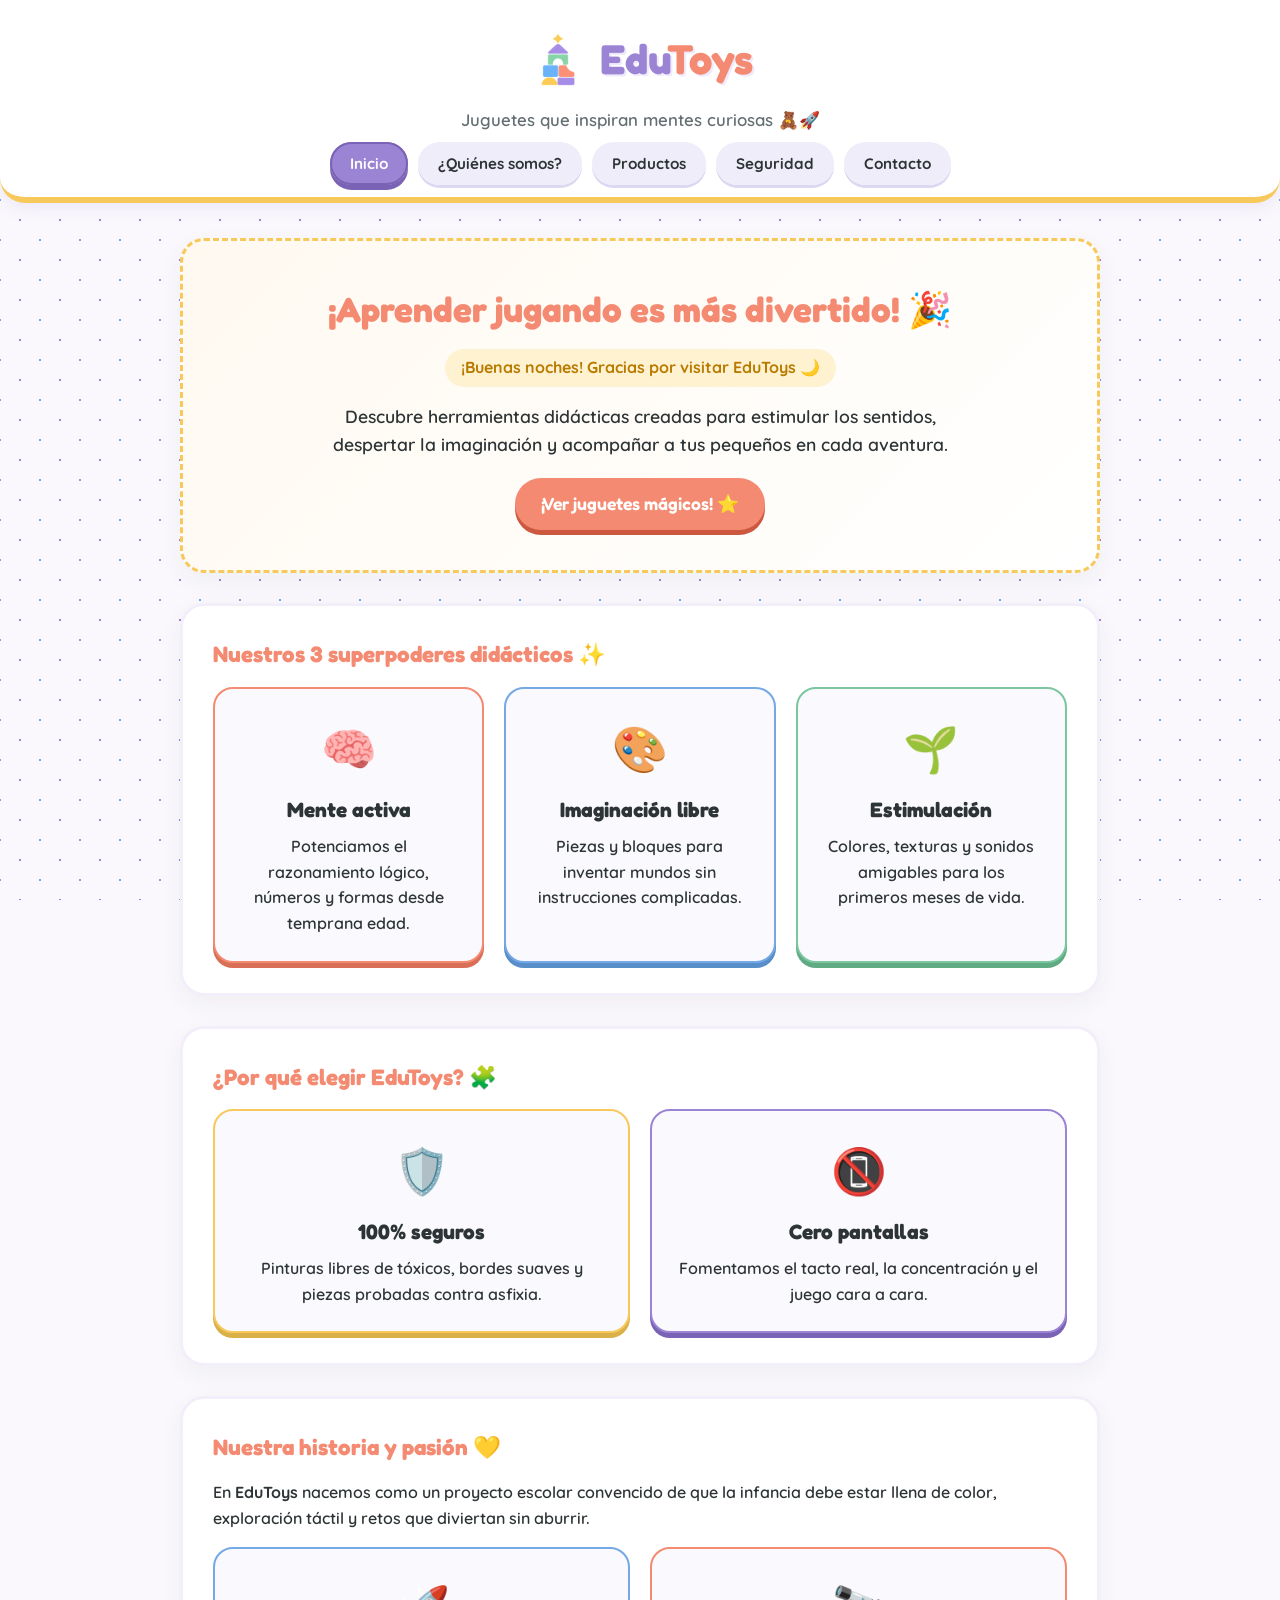
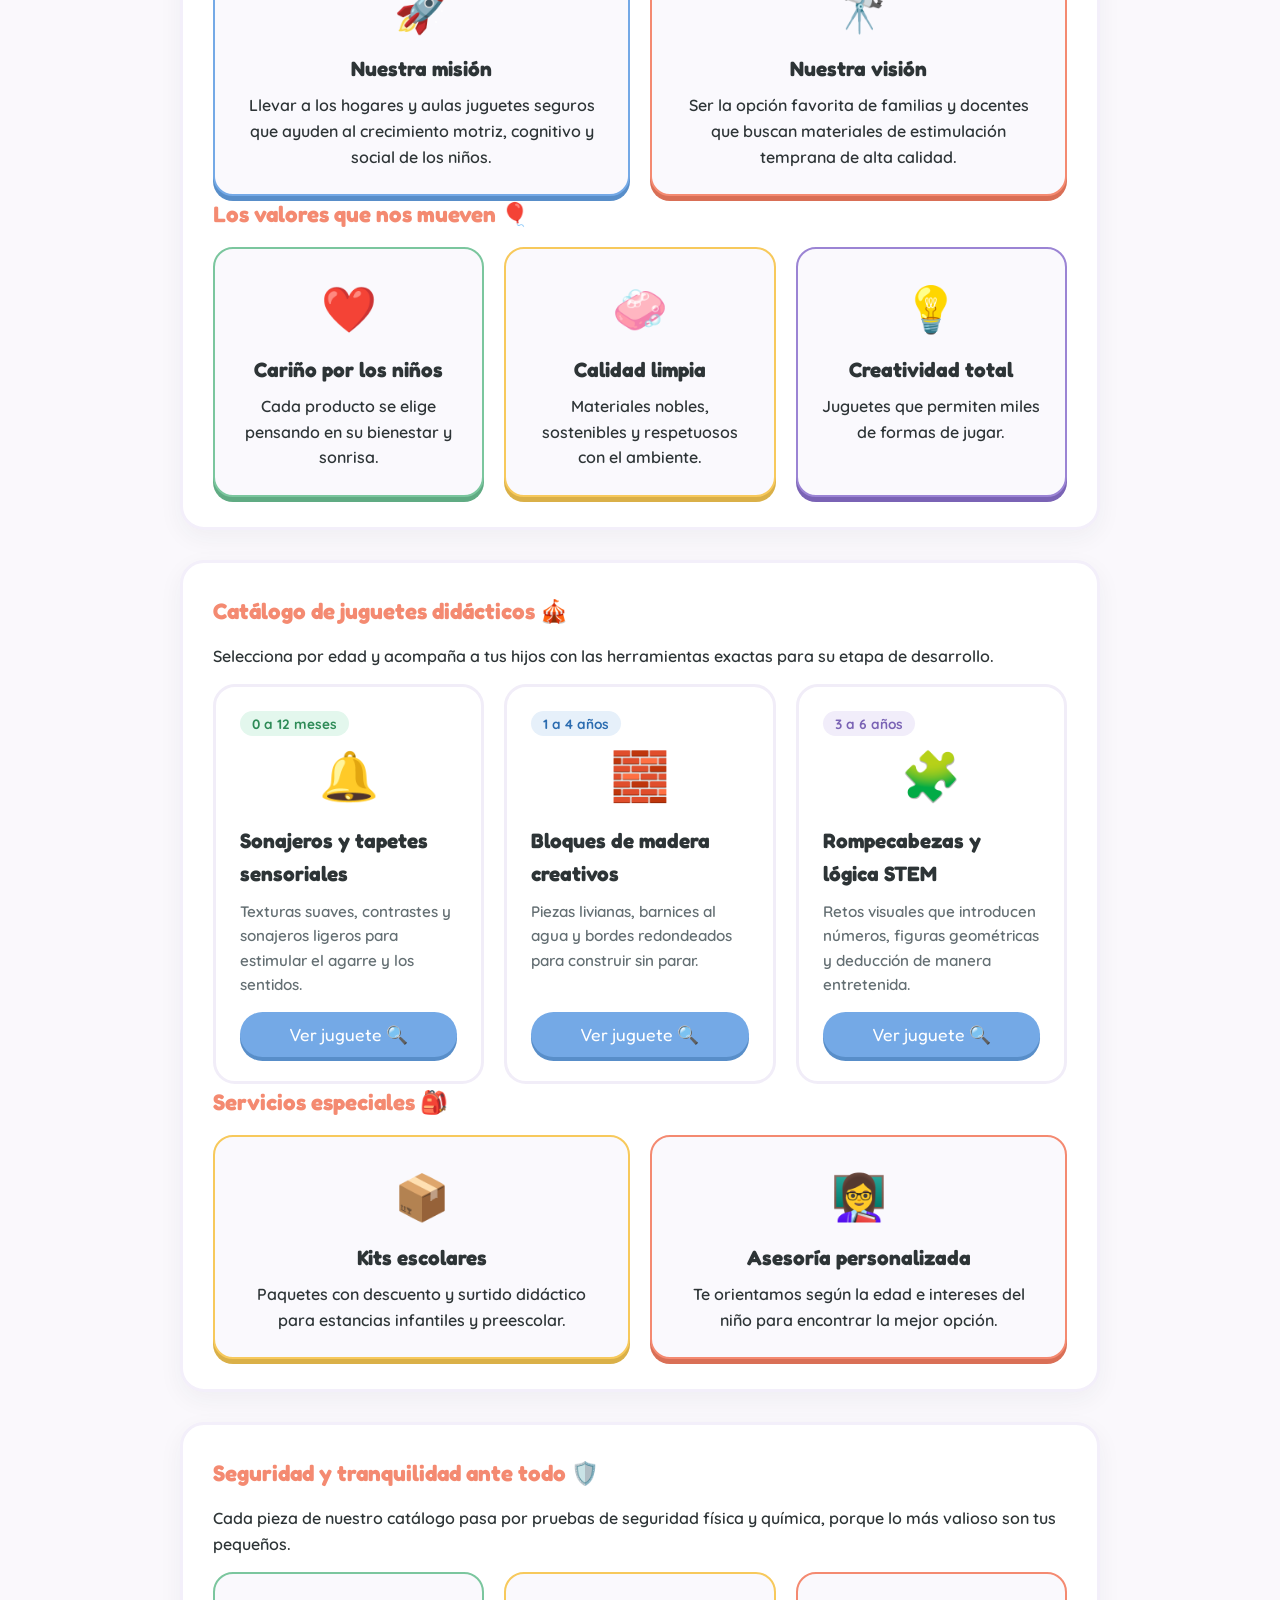
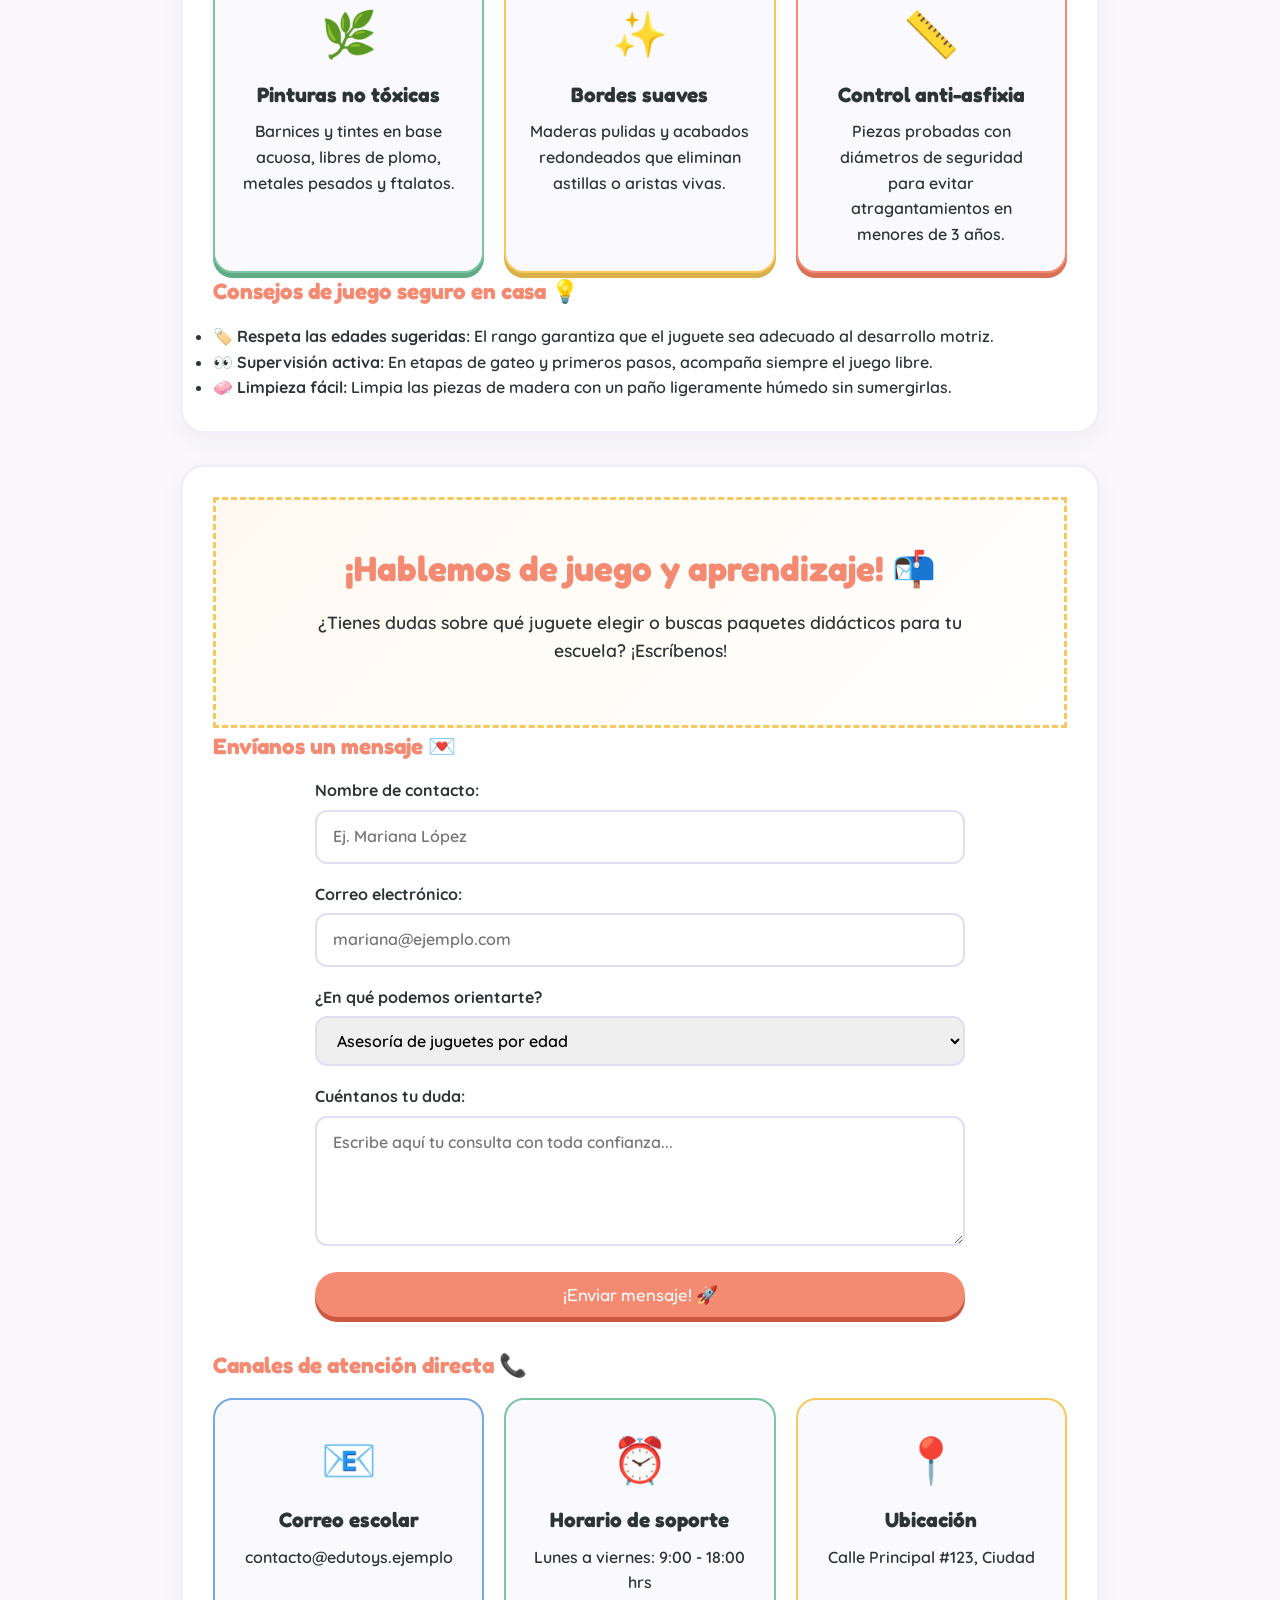
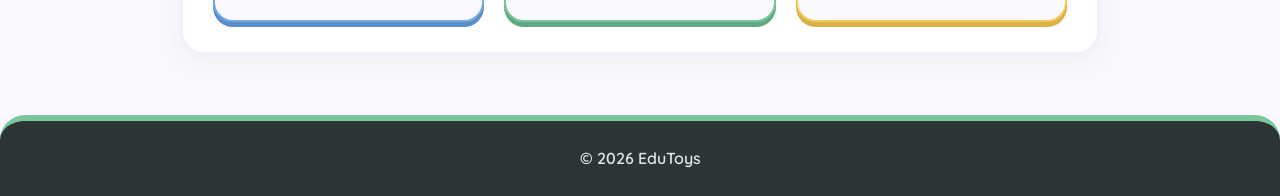
<file: index.html>
<!DOCTYPE html>
<html lang="es">
<head>
  <meta charset="UTF-8">
  <meta name="viewport" content="width=device-width, initial-scale=1.0">
  <meta name="description" content="EduToys: juguetes didácticos seguros que inspiran mentes curiosas.">
  <title>EduToys - Juguetes que inspiran mentes curiosas</title>
  <link rel="stylesheet" href="styles.css">
</head>
<body>

  <header>
    <div class="brand-container">
      <img src="logo.png" alt="Logo de EduToys" class="logo-img">
      <h1>Edu<span>Toys</span></h1>
    </div>
    <p>Juguetes que inspiran mentes curiosas 🧸🚀</p>
    <nav aria-label="Navegación principal">
      <ul>
        <li><a href="#inicio" class="active">Inicio</a></li>
        <li><a href="#nosotros">¿Quiénes somos?</a></li>
        <li><a href="#productos">Productos</a></li>
        <li><a href="#seguridad">Seguridad</a></li>
        <li><a href="#contacto">Contacto</a></li>
      </ul>
    </nav>
  </header>

  <main>
    <section class="hero-banner" id="inicio">
      <h2>¡Aprender jugando es más divertido! 🎉</h2>
      <div id="mensaje-bienvenida" aria-live="polite"></div>
      <p>Descubre herramientas didácticas creadas para estimular los sentidos, despertar la imaginación y acompañar a tus pequeños en cada aventura.</p>
      <a href="#productos" class="btn">¡Ver juguetes mágicos! ⭐</a>
    </section>

    <section>
      <h3>Nuestros 3 superpoderes didácticos ✨</h3>
      <div class="cards-grid">
        <div class="feature-box coral">
          <span class="box-icon">🧠</span>
          <h4>Mente activa</h4>
          <p>Potenciamos el razonamiento lógico, números y formas desde temprana edad.</p>
        </div>
        <div class="feature-box azul">
          <span class="box-icon">🎨</span>
          <h4>Imaginación libre</h4>
          <p>Piezas y bloques para inventar mundos sin instrucciones complicadas.</p>
        </div>
        <div class="feature-box verde">
          <span class="box-icon">🌱</span>
          <h4>Estimulación</h4>
          <p>Colores, texturas y sonidos amigables para los primeros meses de vida.</p>
        </div>
      </div>
    </section>

    <section>
      <h3>¿Por qué elegir EduToys? 🧩</h3>
      <div class="cards-grid">
        <div class="feature-box amarillo">
          <span class="box-icon">🛡️</span>
          <h4>100% seguros</h4>
          <p>Pinturas libres de tóxicos, bordes suaves y piezas probadas contra asfixia.</p>
        </div>
        <div class="feature-box lila">
          <span class="box-icon">📵</span>
          <h4>Cero pantallas</h4>
          <p>Fomentamos el tacto real, la concentración y el juego cara a cara.</p>
        </div>
      </div>
    </section>

    <section id="nosotros">
      <h3>Nuestra historia y pasión 💛</h3>
      <p>En <strong>EduToys</strong> nacemos como un proyecto escolar convencido de que la infancia debe estar llena de color, exploración táctil y retos que diviertan sin aburrir.</p>
      <div class="cards-grid">
        <div class="feature-box azul">
          <span class="box-icon">🚀</span>
          <h4>Nuestra misión</h4>
          <p>Llevar a los hogares y aulas juguetes seguros que ayuden al crecimiento motriz, cognitivo y social de los niños.</p>
        </div>
        <div class="feature-box coral">
          <span class="box-icon">🔭</span>
          <h4>Nuestra visión</h4>
          <p>Ser la opción favorita de familias y docentes que buscan materiales de estimulación temprana de alta calidad.</p>
        </div>
      </div>
      <h3>Los valores que nos mueven 🎈</h3>
      <div class="cards-grid">
        <div class="feature-box verde">
          <span class="box-icon">❤️</span>
          <h4>Cariño por los niños</h4>
          <p>Cada producto se elige pensando en su bienestar y sonrisa.</p>
        </div>
        <div class="feature-box amarillo">
          <span class="box-icon">🧼</span>
          <h4>Calidad limpia</h4>
          <p>Materiales nobles, sostenibles y respetuosos con el ambiente.</p>
        </div>
        <div class="feature-box lila">
          <span class="box-icon">💡</span>
          <h4>Creatividad total</h4>
          <p>Juguetes que permiten miles de formas de jugar.</p>
        </div>
      </div>
    </section>

    <section id="productos">
      <h3>Catálogo de juguetes didácticos 🎪</h3>
      <p>Selecciona por edad y acompaña a tus hijos con las herramientas exactas para su etapa de desarrollo.</p>
      <div class="cards-grid">
        <article class="product-card">
          <div>
            <span class="badge-edad badge-verde">0 a 12 meses</span>
            <div class="product-emoji" aria-hidden="true">🔔</div>
            <h4>Sonajeros y tapetes sensoriales</h4>
            <p>Texturas suaves, contrastes y sonajeros ligeros para estimular el agarre y los sentidos.</p>
          </div>
          <button class="btn btn-info-producto" data-nombre="Sonajeros y Tapetes Sensoriales">Ver juguete 🔍</button>
        </article>
        <article class="product-card">
          <div>
            <span class="badge-edad badge-azul">1 a 4 años</span>
            <div class="product-emoji" aria-hidden="true">🧱</div>
            <h4>Bloques de madera creativos</h4>
            <p>Piezas livianas, barnices al agua y bordes redondeados para construir sin parar.</p>
          </div>
          <button class="btn btn-info-producto" data-nombre="Bloques de Madera Creativos">Ver juguete 🔍</button>
        </article>
        <article class="product-card">
          <div>
            <span class="badge-edad badge-lila">3 a 6 años</span>
            <div class="product-emoji" aria-hidden="true">🧩</div>
            <h4>Rompecabezas y lógica STEM</h4>
            <p>Retos visuales que introducen números, figuras geométricas y deducción de manera entretenida.</p>
          </div>
          <button class="btn btn-info-producto" data-nombre="Rompecabezas y Lógica STEM">Ver juguete 🔍</button>
        </article>
      </div>
      <h3>Servicios especiales 🎒</h3>
      <div class="cards-grid">
        <div class="feature-box amarillo">
          <span class="box-icon">📦</span>
          <h4>Kits escolares</h4>
          <p>Paquetes con descuento y surtido didáctico para estancias infantiles y preescolar.</p>
        </div>
        <div class="feature-box coral">
          <span class="box-icon">👩‍🏫</span>
          <h4>Asesoría personalizada</h4>
          <p>Te orientamos según la edad e intereses del niño para encontrar la mejor opción.</p>
        </div>
      </div>
    </section>

    <section id="seguridad">
      <h3>Seguridad y tranquilidad ante todo 🛡️</h3>
      <p>Cada pieza de nuestro catálogo pasa por pruebas de seguridad física y química, porque lo más valioso son tus pequeños.</p>
      <div class="cards-grid">
        <div class="feature-box verde">
          <span class="box-icon">🌿</span>
          <h4>Pinturas no tóxicas</h4>
          <p>Barnices y tintes en base acuosa, libres de plomo, metales pesados y ftalatos.</p>
        </div>
        <div class="feature-box amarillo">
          <span class="box-icon">✨</span>
          <h4>Bordes suaves</h4>
          <p>Maderas pulidas y acabados redondeados que eliminan astillas o aristas vivas.</p>
        </div>
        <div class="feature-box coral">
          <span class="box-icon">📏</span>
          <h4>Control anti-asfixia</h4>
          <p>Piezas probadas con diámetros de seguridad para evitar atragantamientos en menores de 3 años.</p>
        </div>
      </div>
      <h3>Consejos de juego seguro en casa 💡</h3>
      <ul class="lista-destacada">
        <li>🏷️ <strong>Respeta las edades sugeridas:</strong> El rango garantiza que el juguete sea adecuado al desarrollo motriz.</li>
        <li>👀 <strong>Supervisión activa:</strong> En etapas de gateo y primeros pasos, acompaña siempre el juego libre.</li>
        <li>🧼 <strong>Limpieza fácil:</strong> Limpia las piezas de madera con un paño ligeramente húmedo sin sumergirlas.</li>
      </ul>
    </section>

    <section id="contacto">
      <div class="hero-banner">
        <h2>¡Hablemos de juego y aprendizaje! 📬</h2>
        <p>¿Tienes dudas sobre qué juguete elegir o buscas paquetes didácticos para tu escuela? ¡Escríbenos!</p>
      </div>
      <h3>Envíanos un mensaje 💌</h3>
      <form id="formulario-contacto" class="contact-form">
        <div>
          <label for="nombre">Nombre de contacto:</label>
          <input type="text" id="nombre" name="nombre" required placeholder="Ej. Mariana López">
        </div>
        <div>
          <label for="correo">Correo electrónico:</label>
          <input type="email" id="correo" name="correo" required placeholder="mariana@ejemplo.com">
        </div>
        <div>
          <label for="motivo">¿En qué podemos orientarte?</label>
          <select id="motivo" name="motivo">
            <option value="asesoria">Asesoría de juguetes por edad</option>
            <option value="escuela">Pedidos escolares / mayoreo para guarderías</option>
            <option value="duda">Duda sobre materiales y seguridad</option>
            <option value="otro">Otro motivo</option>
          </select>
        </div>
        <div>
          <label for="mensaje">Cuéntanos tu duda:</label>
          <textarea id="mensaje" name="mensaje" rows="4" required placeholder="Escribe aquí tu consulta con toda confianza..."></textarea>
        </div>
        <button type="submit" class="btn">¡Enviar mensaje! 🚀</button>
        <div id="mensaje-exito" class="success-message" role="status" aria-live="polite"></div>
      </form>
      <h3>Canales de atención directa 📞</h3>
      <div class="cards-grid">
        <div class="feature-box azul"><span class="box-icon">📧</span><h4>Correo escolar</h4><p>contacto@edutoys.ejemplo</p></div>
        <div class="feature-box verde"><span class="box-icon">⏰</span><h4>Horario de soporte</h4><p>Lunes a viernes: 9:00 - 18:00 hrs</p></div>
        <div class="feature-box amarillo"><span class="box-icon">📍</span><h4>Ubicación</h4><p>Calle Principal #123, Ciudad</p></div>
      </div>
    </section>
  </main>

  <footer>
    <p>&copy; 2026 EduToys</p>
  </footer>

  <script src="app.js"></script>
</body>
</html>
</file>
<file: styles.css>
/* --- Tipografías Redondeadas --- */
@import url('https://fonts.googleapis.com/css2?family=Fredoka:wght@400;600;700&family=Quicksand:wght@500;600;700&display=swap');

:root {
  --c-lila: #9b84d4;
  --c-lila-dark: #7a63b5;
  --c-verde: #7bc69e;
  --c-azul: #74a9e6;
  --c-coral: #f48a71;
  --c-amarillo: #f7c95c;
  
  --bg-page: #fbf9ff;
  --text-dark: #2d3436;
  --text-muted: #636e72;
}

* {
  margin: 0;
  padding: 0;
  box-sizing: border-box;
}

body {
  font-family: 'Quicksand', sans-serif;
  font-weight: 600;
  line-height: 1.6;
  color: var(--text-dark);
  /* Fondo divertido con patrón de puntos didácticos */
  background-color: #faf8fc;
  background-image: radial-gradient(#9b84d4 1.2px, transparent 1.2px), radial-gradient(#74a9e6 1.2px, #faf8fc 1.2px);
  background-size: 40px 40px;
  background-position: 0 0, 20px 20px;
  background-attachment: fixed;
}

h1, h2, h3, h4 {
  font-family: 'Fredoka', sans-serif;
}

/* --- Header / Barra de Navegación --- */
header {
  background-color: #ffffff;
  border-bottom: 6px solid var(--c-amarillo);
  padding: 20px 15px;
  text-align: center;
  box-shadow: 0 4px 18px rgba(155, 132, 212, 0.15);
  border-bottom-left-radius: 25px;
  border-bottom-right-radius: 25px;
}

.brand-container {
  display: inline-flex;
  align-items: center;
  gap: 12px;
  background: #fff;
  padding: 6px 20px;
  border-radius: 50px;
  margin-bottom: 8px;
}

.logo-img {
  width: 60px;
  height: 60px;
  object-fit: contain;
  transition: transform 0.3s cubic-bezier(0.68, -0.55, 0.265, 1.55);
}

.brand-container:hover .logo-img {
  transform: rotate(15deg) scale(1.15);
}

header h1 {
  font-size: 2.6rem;
  color: var(--c-lila);
  text-shadow: 2px 2px 0px #efeafc;
}

header h1 span {
  color: var(--c-coral);
}

header p {
  color: var(--text-muted);
  font-size: 1.05rem;
  margin-bottom: 18px;
}

nav ul {
  list-style: none;
  display: flex;
  justify-content: center;
  gap: 10px;
  flex-wrap: wrap;
}

nav a {
  color: var(--text-dark);
  text-decoration: none;
  font-weight: 700;
  font-size: 0.95rem;
  padding: 10px 18px;
  border-radius: 25px;
  background-color: #f0edfa;
  border: 2px solid transparent;
  transition: all 0.2s ease;
  box-shadow: 0 3px 0 #ded7f2;
}

nav a:hover,
nav a.active {
  background-color: var(--c-lila);
  color: #ffffff;
  border-color: var(--c-lila-dark);
  transform: translateY(-2px);
  box-shadow: 0 5px 0 var(--c-lila-dark);
}

/* --- Contenedor Principal --- */
main {
  max-width: 960px;
  margin: 35px auto;
  padding: 0 20px;
}

/* Tarjeta General con estética suave y juguetona */
section {
  background-color: #ffffff;
  padding: 30px;
  margin-bottom: 30px;
  border-radius: 24px;
  box-shadow: 0 8px 24px rgba(45, 52, 54, 0.05);
  border: 3px solid #f3effa;
  position: relative;
}

h2 {
  color: var(--c-lila-dark);
  font-size: 1.9rem;
  margin-bottom: 12px;
}

h3 {
  color: var(--c-coral);
  font-size: 1.4rem;
  margin-bottom: 15px;
}

/* --- Hero Banner Destacado --- */
.hero-banner {
  background: linear-gradient(135deg, #fff9f0 0%, #ffffff 100%);
  border: 3px dashed var(--c-amarillo);
  text-align: center;
  padding: 40px 25px;
}

.hero-banner h2 {
  font-size: 2.2rem;
  color: var(--c-coral);
}

#mensaje-bienvenida {
  display: inline-block;
  background-color: #fff2d1;
  color: #b87b00;
  padding: 6px 16px;
  border-radius: 20px;
  font-weight: 700;
  margin-bottom: 15px;
}

.hero-banner p {
  max-width: 650px;
  margin: 0 auto 20px auto;
  font-size: 1.1rem;
}

/* --- Botones con Relieve 3D Divertido --- */
.btn {
  display: inline-block;
  background-color: var(--c-coral);
  color: #ffffff;
  padding: 12px 26px;
  text-decoration: none;
  border-radius: 30px;
  font-family: 'Fredoka', sans-serif;
  font-size: 1.1rem;
  border: none;
  cursor: pointer;
  box-shadow: 0 5px 0 #cc583f;
  transition: all 0.15s ease;
}

.btn:hover {
  transform: translateY(-2px);
  box-shadow: 0 7px 0 #cc583f;
}

.btn:active {
  transform: translateY(3px);
  box-shadow: 0 2px 0 #cc583f;
}

/* --- Cuadrícula de Tarjetas / Bloques de Juego --- */
.cards-grid {
  display: grid;
  grid-template-columns: repeat(auto-fit, minmax(260px, 1fr));
  gap: 20px;
  margin-top: 15px;
}

.feature-box {
  background-color: #faf9fd;
  padding: 24px;
  border-radius: 20px;
  text-align: center;
  border: 2px solid transparent;
  transition: all 0.25s ease;
}

.feature-box:hover {
  transform: translateY(-5px);
  background-color: #ffffff;
  box-shadow: 0 10px 20px rgba(155, 132, 212, 0.15);
}

.feature-box.verde { border-color: var(--c-verde); box-shadow: 0 5px 0 #60ab83; }
.feature-box.azul { border-color: var(--c-azul); box-shadow: 0 5px 0 #588ec9; }
.feature-box.coral { border-color: var(--c-coral); box-shadow: 0 5px 0 #d96f56; }
.feature-box.amarillo { border-color: var(--c-amarillo); box-shadow: 0 5px 0 #dab048; }

.box-icon {
  font-size: 2.8rem;
  display: inline-block;
  margin-bottom: 8px;
}

.feature-box h4 {
  font-size: 1.3rem;
  margin-bottom: 8px;
  color: var(--text-dark);
}

/* --- Productos en cuadrícula --- */
.product-card {
  background-color: #ffffff;
  border-radius: 22px;
  padding: 24px;
  display: flex;
  flex-direction: column;
  justify-content: space-between;
  border: 3px solid #f1edf8;
  position: relative;
  transition: all 0.25s ease;
}

.product-card:hover {
  transform: translateY(-5px);
  box-shadow: 0 12px 25px rgba(0,0,0,0.07);
}

.badge-edad {
  align-self: flex-start;
  padding: 4px 12px;
  border-radius: 15px;
  font-size: 0.85rem;
  font-weight: 700;
  margin-bottom: 12px;
}

.badge-verde { background: #e3f7ed; color: #2e8b57; }
.badge-azul { background: #e6f0fa; color: #2b6cb0; }
.badge-lila { background: #f1edfa; color: var(--c-lila-dark); }

.product-card h4 {
  font-size: 1.3rem;
  color: var(--text-dark);
  margin-bottom: 10px;
}

.product-card p {
  color: var(--text-muted);
  font-size: 0.95rem;
  margin-bottom: 15px;
}

.product-card .btn {
  width: 100%;
  text-align: center;
  background-color: var(--c-azul);
  box-shadow: 0 4px 0 #588ec9;
}

.product-card .btn:hover {
  box-shadow: 0 6px 0 #588ec9;
}

/* --- Footer --- */
footer {
  background-color: #2d3436;
  color: #dfe6e9;
  text-align: center;
  padding: 25px;
  margin-top: 60px;
  border-top: 6px solid var(--c-verde);
  border-top-left-radius: 25px;
  border-top-right-radius: 25px;
}

html {
  scroll-behavior: smooth;
  scroll-padding-top: 20px;
}

.feature-box.lila {
  border-color: var(--c-lila);
  box-shadow: 0 5px 0 var(--c-lila-dark);
}

.product-emoji {
  font-size: 3rem;
  text-align: center;
  margin-bottom: 10px;
}

.contact-form {
  max-width: 650px;
  margin: 0 auto 30px;
}

.contact-form > div {
  margin-bottom: 18px;
}

.contact-form label {
  display: block;
  font-weight: 700;
  margin-bottom: 6px;
}

.contact-form input,
.contact-form select,
.contact-form textarea {
  width: 100%;
  padding: 12px 16px;
  border: 2px solid #e2ddf0;
  border-radius: 12px;
  font: inherit;
  font-size: 1rem;
  outline: none;
}

.contact-form textarea {
  resize: vertical;
}

.contact-form input:focus,
.contact-form select:focus,
.contact-form textarea:focus {
  border-color: var(--c-lila);
  box-shadow: 0 0 0 3px rgba(155, 132, 212, 0.15);
}

.contact-form .btn {
  width: 100%;
  text-align: center;
}

.success-message {
  display: none;
  margin-top: 20px;
  padding: 14px;
  background: #e3f7ed;
  color: #2e8b57;
  border-radius: 12px;
  text-align: center;
  font-weight: 700;
}

@media (max-width: 600px) {
  header {
    padding: 16px 12px;
  }

  header h1 {
    font-size: 2.1rem;
  }

  nav ul {
    gap: 8px;
  }

  nav a {
    display: inline-block;
    padding: 8px 12px;
    font-size: 0.85rem;
  }

  main {
    margin: 20px auto;
    padding: 0 12px;
  }

  section {
    padding: 22px 17px;
    border-radius: 20px;
  }

  .hero-banner {
    padding: 30px 17px;
  }
}
</file>
